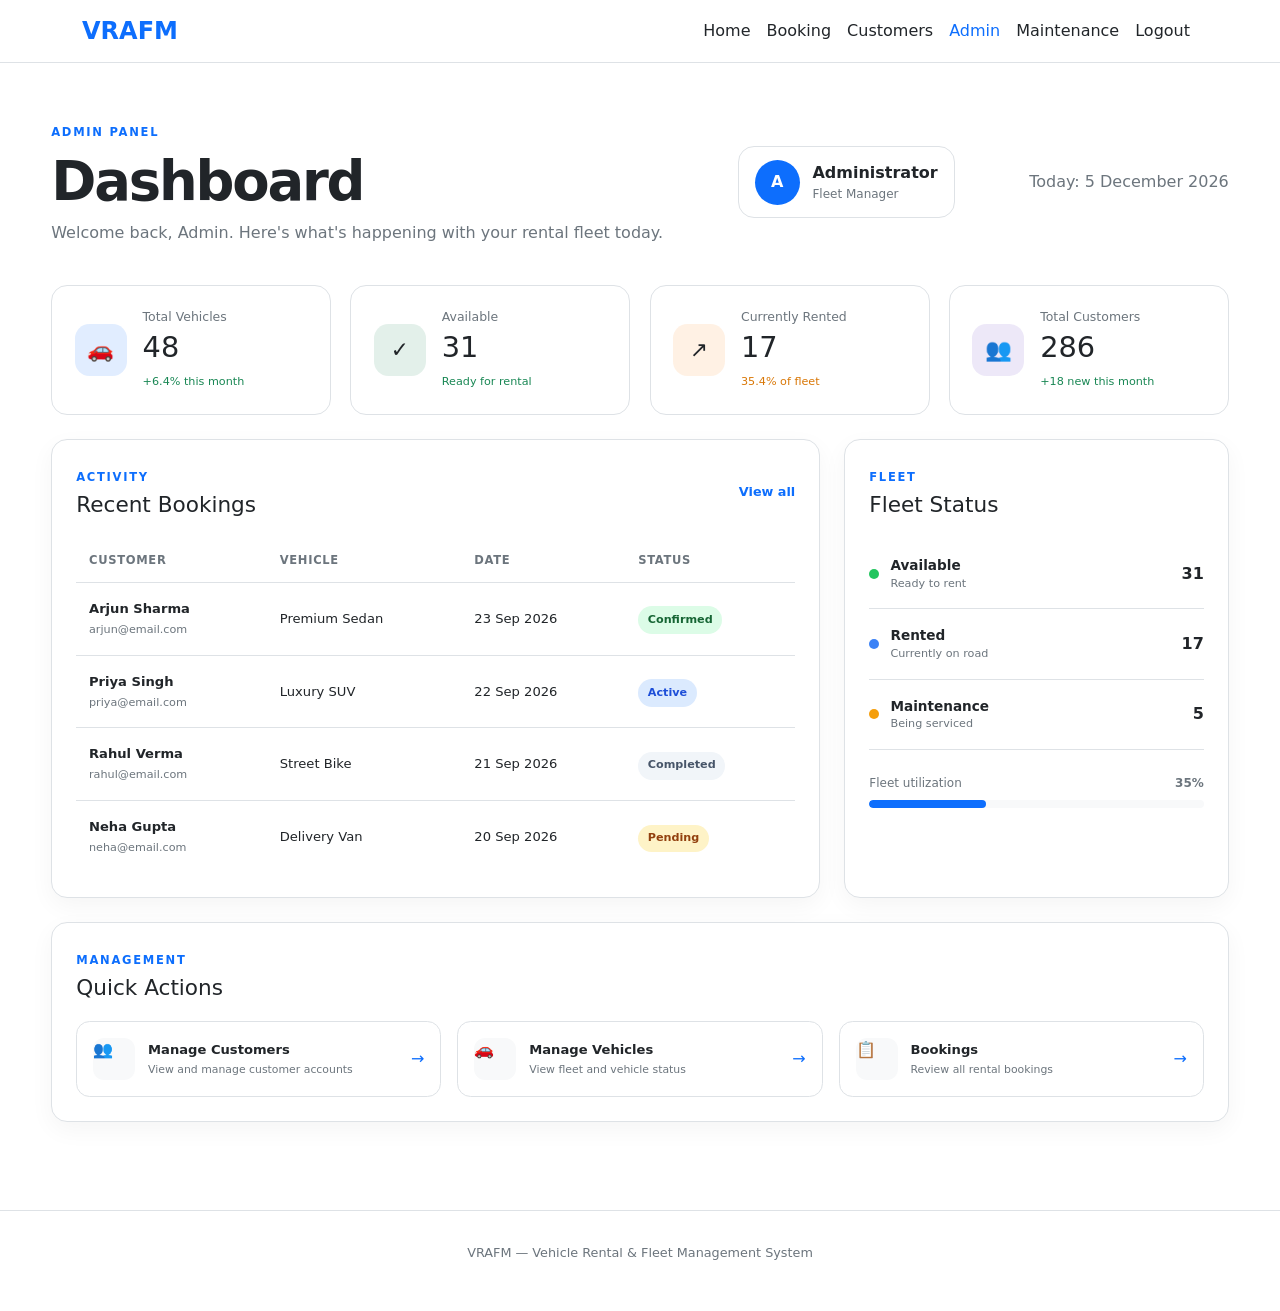
<file: html/admin.html>
<!DOCTYPE html>
<html lang="en">
<head>
    <meta charset="UTF-8">
    <meta name="viewport" content="width=device-width, initial-scale=1.0">

    <title>Admin Dashboard | VRAFM</title>

    <link
        href="https://cdn.jsdelivr.net/npm/bootstrap@5.3.2/dist/css/bootstrap.min.css"
        rel="stylesheet">

    <link rel="stylesheet" href="../css/variables.css">
    <link rel="stylesheet" href="../css/navbar.css">
    <link rel="stylesheet" href="../css/admin.css">
</head>

<body>

    <!-- NAVBAR -->
   
<!-- GLOBAL NAVBAR -->
    <nav class="navbar navbar-expand-lg navbar-custom sticky-top">
        <div class="container">

            <a class="navbar-brand" href="index.html">
                VRAFM
            </a>

            <button
                class="navbar-toggler"
                type="button"
                data-bs-toggle="collapse"
                data-bs-target="#mainNavbar"
                aria-controls="mainNavbar"
                aria-expanded="false"
                aria-label="Toggle navigation">

                <span class="navbar-toggler-icon"></span>
            </button>

            <div class="collapse navbar-collapse" id="mainNavbar">

                <ul class="navbar-nav ms-auto align-items-lg-center">

                    <li class="nav-item">
                        <a class="nav-link" href="index.html">Home</a>
                    </li>

                    <li class="nav-item">
                        <a class="nav-link" href="vehicle-booking.html">Booking</a>
                    </li>

                    <li class="nav-item">
                        <a class="nav-link" href="customers.html">Customers</a>
                    </li>

                    <li class="nav-item">
                        <a class="nav-link active" href="admin.html">Admin</a>
                    </li>

                    <li class="nav-item">
                        <a class="nav-link" href="maintenance.html">Maintenance</a>
                    </li>

                    <li class="nav-item">
                        <a class="nav-link text-danger" href="login.html">Logout</a>
                    </li>

                </ul>

            </div>
        </div>
    </nav>



    <!-- DASHBOARD HEADER -->
    <main class="admin-container">

        <section class="dashboard-header">

            <div>
                <span class="dashboard-label">
                    ADMIN PANEL
                </span>

                <h1>
                    Dashboard
                </h1>

                <p>
                    Welcome back, Admin. Here's what's happening
                    with your rental fleet today.
                </p>
            </div>

            <div class="admin-profile">
                <div class="profile-avatar">
                    A
                </div>

                <div>
                    <strong>Administrator</strong>
                    <span>Fleet Manager</span>
                </div>
            </div>

        </section>


        <!-- STAT CARDS -->
        <section class="stats-grid">

            <div class="stat-card">

                <div class="stat-icon blue">
                    🚗
                </div>

                <div>
                    <span>Total Vehicles</span>
                    <h2>48</h2>
                    <small class="positive">
                        +6.4% this month
                    </small>
                </div>

            </div>


            <div class="stat-card">

                <div class="stat-icon green">
                    ✓
                </div>

                <div>
                    <span>Available</span>
                    <h2>31</h2>
                    <small class="positive">
                        Ready for rental
                    </small>
                </div>

            </div>


            <div class="stat-card">

                <div class="stat-icon orange">
                    ↗
                </div>

                <div>
                    <span>Currently Rented</span>
                    <h2>17</h2>
                    <small class="warning">
                        35.4% of fleet
                    </small>
                </div>

            </div>


            <div class="stat-card">

                <div class="stat-icon purple">
                    👥
                </div>

                <div>
                    <span>Total Customers</span>
                    <h2>286</h2>
                    <small class="positive">
                        +18 new this month
                    </small>
                </div>

            </div>

        </section>


        <!-- MAIN DASHBOARD GRID -->
        <section class="dashboard-grid">

            <!-- RECENT BOOKINGS -->
            <div class="dashboard-card bookings-card">

                <div class="card-heading">

                    <div>
                        <span class="card-label">
                            ACTIVITY
                        </span>

                        <h2>
                            Recent Bookings
                        </h2>
                    </div>

                    <a href="customers.html">
                        View all
                    </a>

                </div>


                <div class="table-responsive">

                    <table class="admin-table">

                        <thead>
                            <tr>
                                <th>Customer</th>
                                <th>Vehicle</th>
                                <th>Date</th>
                                <th>Status</th>
                            </tr>
                        </thead>

                        <tbody>

                            <tr>
                                <td>
                                    <strong>Arjun Sharma</strong>
                                    <span>arjun@email.com</span>
                                </td>

                                <td>Premium Sedan</td>

                                <td>23 Sep 2026</td>

                                <td>
                                    <span class="status confirmed">
                                        Confirmed
                                    </span>
                                </td>
                            </tr>


                            <tr>
                                <td>
                                    <strong>Priya Singh</strong>
                                    <span>priya@email.com</span>
                                </td>

                                <td>Luxury SUV</td>

                                <td>22 Sep 2026</td>

                                <td>
                                    <span class="status active">
                                        Active
                                    </span>
                                </td>
                            </tr>


                            <tr>
                                <td>
                                    <strong>Rahul Verma</strong>
                                    <span>rahul@email.com</span>
                                </td>

                                <td>Street Bike</td>

                                <td>21 Sep 2026</td>

                                <td>
                                    <span class="status completed">
                                        Completed
                                    </span>
                                </td>
                            </tr>


                            <tr>
                                <td>
                                    <strong>Neha Gupta</strong>
                                    <span>neha@email.com</span>
                                </td>

                                <td>Delivery Van</td>

                                <td>20 Sep 2026</td>

                                <td>
                                    <span class="status pending">
                                        Pending
                                    </span>
                                </td>
                            </tr>

                        </tbody>

                    </table>

                </div>

            </div>


            <!-- FLEET STATUS -->
            <div class="dashboard-card">

                <div class="card-heading">

                    <div>
                        <span class="card-label">
                            FLEET
                        </span>

                        <h2>
                            Fleet Status
                        </h2>
                    </div>

                </div>


                <div class="fleet-item">

                    <div class="fleet-info">
                        <span class="fleet-dot available"></span>

                        <div>
                            <strong>Available</strong>
                            <span>Ready to rent</span>
                        </div>
                    </div>

                    <strong>31</strong>

                </div>


                <div class="fleet-item">

                    <div class="fleet-info">
                        <span class="fleet-dot rented"></span>

                        <div>
                            <strong>Rented</strong>
                            <span>Currently on road</span>
                        </div>
                    </div>

                    <strong>17</strong>

                </div>


                <div class="fleet-item">

                    <div class="fleet-info">
                        <span class="fleet-dot maintenance"></span>

                        <div>
                            <strong>Maintenance</strong>
                            <span>Being serviced</span>
                        </div>
                    </div>

                    <strong>5</strong>

                </div>


                <div class="fleet-progress">

                    <div class="progress-heading">
                        <span>Fleet utilization</span>
                        <strong>35%</strong>
                    </div>

                    <div class="progress-bar-custom">
                        <div></div>
                    </div>

                </div>

            </div>

        </section>


        <!-- QUICK ACTIONS -->
        <section class="dashboard-card quick-actions">

            <div class="card-heading">

                <div>
                    <span class="card-label">
                        MANAGEMENT
                    </span>

                    <h2>
                        Quick Actions
                    </h2>
                </div>

            </div>


            <div class="actions-grid">

                <a href="customers.html" class="action-card">

                    <span class="action-icon">
                        👥
                    </span>

                    <div>
                        <strong>Manage Customers</strong>
                        <span>View and manage customer accounts</span>
                    </div>

                    <span class="arrow">→</span>

                </a>


                <a href="#" class="action-card">

                    <span class="action-icon">
                        🚗
                    </span>

                    <div>
                        <strong>Manage Vehicles</strong>
                        <span>View fleet and vehicle status</span>
                    </div>

                    <span class="arrow">→</span>

                </a>


                <a href="#" class="action-card">

                    <span class="action-icon">
                        📋
                    </span>

                    <div>
                        <strong>Bookings</strong>
                        <span>Review all rental bookings</span>
                    </div>

                    <span class="arrow">→</span>

                </a>

            </div>

        </section>

    </main>


    <footer class="admin-footer">
        <p>
            VRAFM — Vehicle Rental & Fleet Management System
        </p>
    </footer>
    <script src="https://cdn.jsdelivr.net/npm/bootstrap@5.3.2/dist/js/bootstrap.bundle.min.js"></script>
 <script src="../js/admin.js"></script>
</body>
</html>
</file>
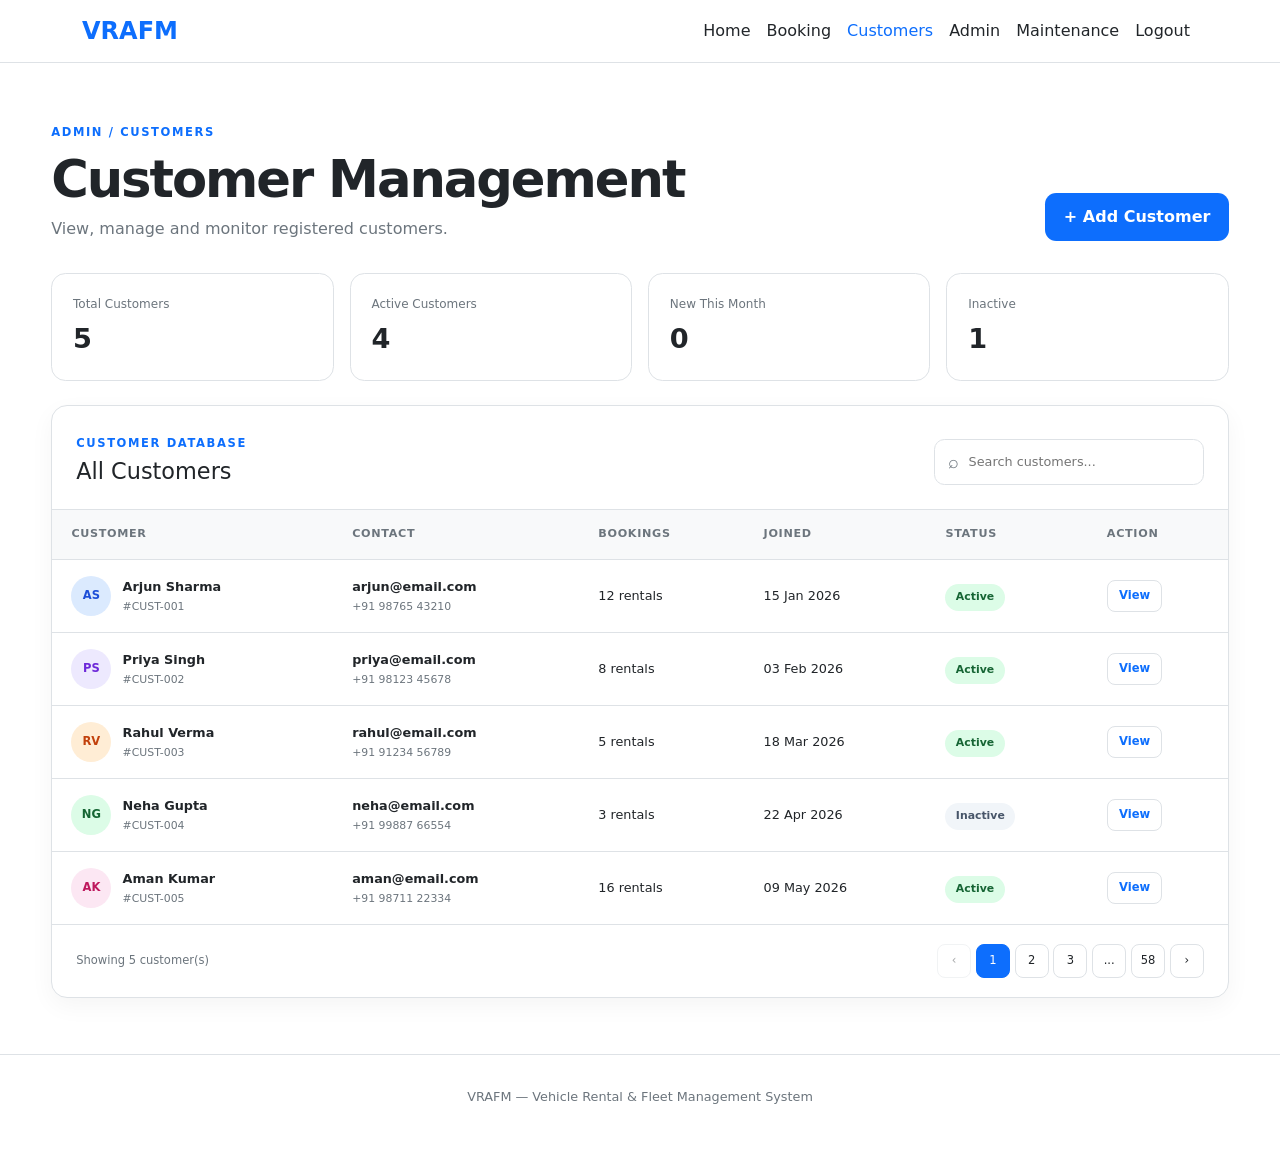
<file: html/customers.html>
<!DOCTYPE html>
<html lang="en">

<head>

    <meta charset="UTF-8">
    <meta name="viewport" content="width=device-width, initial-scale=1.0">

    <title>Customers | VRAFM</title>

    <link
        href="https://cdn.jsdelivr.net/npm/bootstrap@5.3.2/dist/css/bootstrap.min.css"
        rel="stylesheet">

    <link rel="stylesheet" href="../css/variables.css">
    <link rel="stylesheet" href="../css/navbar.css">
    <link rel="stylesheet" href="../css/customers.css">

</head>


<body>

    <!-- NAVBAR -->

    
<!-- GLOBAL NAVBAR -->
    <nav class="navbar navbar-expand-lg navbar-custom sticky-top">
        <div class="container">

            <a class="navbar-brand" href="index.html">
                VRAFM
            </a>

            <button
                class="navbar-toggler"
                type="button"
                data-bs-toggle="collapse"
                data-bs-target="#mainNavbar"
                aria-controls="mainNavbar"
                aria-expanded="false"
                aria-label="Toggle navigation">

                <span class="navbar-toggler-icon"></span>
            </button>

            <div class="collapse navbar-collapse" id="mainNavbar">

                <ul class="navbar-nav ms-auto align-items-lg-center">

                    <li class="nav-item">
                        <a class="nav-link" href="index.html">Home</a>
                    </li>

                    <li class="nav-item">
                        <a class="nav-link" href="vehicle-booking.html">Booking</a>
                    </li>

                    <li class="nav-item">
                        <a class="nav-link active" href="customers.html">Customers</a>
                    </li>

                    <li class="nav-item">
                        <a class="nav-link" href="admin.html">Admin</a>
                    </li>

                    <li class="nav-item">
                        <a class="nav-link" href="maintenance.html">Maintenance</a>
                    </li>

                    <li class="nav-item">
                        <a class="nav-link text-danger" href="login.html">Logout</a>
                    </li>

                </ul>

            </div>
        </div>
    </nav>



    <!-- MAIN -->

    <main class="customers-container">


        <!-- HEADER -->

        <section class="customers-header">

            <div>

                <span class="page-label">
                    ADMIN / CUSTOMERS
                </span>

                <h1>
                    Customer Management
                </h1>

                <p>
                    View, manage and monitor registered customers.
                </p>

            </div>


            <button class="add-customer-btn">
                + Add Customer
            </button>

        </section>


        <!-- SUMMARY -->

        <section class="customer-summary">

            <div>
                <span>Total Customers</span>
                <strong>286</strong>
            </div>

            <div>
                <span>Active Customers</span>
                <strong>251</strong>
            </div>

            <div>
                <span>New This Month</span>
                <strong>18</strong>
            </div>

            <div>
                <span>Inactive</span>
                <strong>35</strong>
            </div>

        </section>


        <!-- CUSTOMER TABLE -->

        <section class="customer-panel">


            <div class="customer-toolbar">

                <div>

                    <span class="panel-label">
                        CUSTOMER DATABASE
                    </span>

                    <h2>
                        All Customers
                    </h2>

                </div>


                <div class="search-box">

                    <span>⌕</span>

                    <input
                        type="search"
                        placeholder="Search customers...">

                </div>

            </div>


            <div class="table-wrapper">

                <table class="customers-table">

                    <thead>

                        <tr>

                            <th>Customer</th>

                            <th>Contact</th>

                            <th>Bookings</th>

                            <th>Joined</th>

                            <th>Status</th>

                            <th>Action</th>

                        </tr>

                    </thead>


                    <tbody>


                        <tr>

                            <td>

                                <div class="customer-name">

                                    <div class="customer-avatar avatar-blue">
                                        AS
                                    </div>

                                    <div>
                                        <strong>
                                            Arjun Sharma
                                        </strong>

                                        <span>
                                            #CUST-001
                                        </span>
                                    </div>

                                </div>

                            </td>


                            <td>

                                <strong>
                                    arjun@email.com
                                </strong>

                                <span>
                                    +91 98765 43210
                                </span>

                            </td>


                            <td>
                                12 rentals
                            </td>


                            <td>
                                15 Jan 2026
                            </td>


                            <td>
                                <span class="customer-status active">
                                    Active
                                </span>
                            </td>


                            <td>
                                <button class="view-btn">
                                    View
                                </button>
                            </td>

                        </tr>


                        <tr>

                            <td>

                                <div class="customer-name">

                                    <div class="customer-avatar avatar-purple">
                                        PS
                                    </div>

                                    <div>
                                        <strong>
                                            Priya Singh
                                        </strong>

                                        <span>
                                            #CUST-002
                                        </span>
                                    </div>

                                </div>

                            </td>


                            <td>

                                <strong>
                                    priya@email.com
                                </strong>

                                <span>
                                    +91 98123 45678
                                </span>

                            </td>


                            <td>
                                8 rentals
                            </td>


                            <td>
                                03 Feb 2026
                            </td>


                            <td>
                                <span class="customer-status active">
                                    Active
                                </span>
                            </td>


                            <td>
                                <button class="view-btn">
                                    View
                                </button>
                            </td>

                        </tr>


                        <tr>

                            <td>

                                <div class="customer-name">

                                    <div class="customer-avatar avatar-orange">
                                        RV
                                    </div>

                                    <div>
                                        <strong>
                                            Rahul Verma
                                        </strong>

                                        <span>
                                            #CUST-003
                                        </span>
                                    </div>

                                </div>

                            </td>


                            <td>

                                <strong>
                                    rahul@email.com
                                </strong>

                                <span>
                                    +91 91234 56789
                                </span>

                            </td>


                            <td>
                                5 rentals
                            </td>


                            <td>
                                18 Mar 2026
                            </td>


                            <td>
                                <span class="customer-status active">
                                    Active
                                </span>
                            </td>


                            <td>
                                <button class="view-btn">
                                    View
                                </button>
                            </td>

                        </tr>


                        <tr>

                            <td>

                                <div class="customer-name">

                                    <div class="customer-avatar avatar-green">
                                        NG
                                    </div>

                                    <div>
                                        <strong>
                                            Neha Gupta
                                        </strong>

                                        <span>
                                            #CUST-004
                                        </span>
                                    </div>

                                </div>

                            </td>


                            <td>

                                <strong>
                                    neha@email.com
                                </strong>

                                <span>
                                    +91 99887 66554
                                </span>

                            </td>


                            <td>
                                3 rentals
                            </td>


                            <td>
                                22 Apr 2026
                            </td>


                            <td>
                                <span class="customer-status inactive">
                                    Inactive
                                </span>
                            </td>


                            <td>
                                <button class="view-btn">
                                    View
                                </button>
                            </td>

                        </tr>


                        <tr>

                            <td>

                                <div class="customer-name">

                                    <div class="customer-avatar avatar-pink">
                                        AK
                                    </div>

                                    <div>
                                        <strong>
                                            Aman Kumar
                                        </strong>

                                        <span>
                                            #CUST-005
                                        </span>
                                    </div>

                                </div>

                            </td>


                            <td>

                                <strong>
                                    aman@email.com
                                </strong>

                                <span>
                                    +91 98711 22334
                                </span>

                            </td>


                            <td>
                                16 rentals
                            </td>


                            <td>
                                09 May 2026
                            </td>


                            <td>
                                <span class="customer-status active">
                                    Active
                                </span>
                            </td>


                            <td>
                                <button class="view-btn">
                                    View
                                </button>
                            </td>

                        </tr>


                    </tbody>

                </table>

            </div>


            <!-- PAGINATION -->

            <div class="customer-pagination">

                <span>
                    Showing 1–5 of 286 customers
                </span>

                <div>

                    <button disabled>
                        ‹
                    </button>

                    <button class="current">
                        1
                    </button>

                    <button>
                        2
                    </button>

                    <button>
                        3
                    </button>

                    <button>
                        ...
                    </button>

                    <button>
                        58
                    </button>

                    <button>
                        ›
                    </button>

                </div>

            </div>

        </section>

    </main>


    <footer class="customers-footer">

        <p>
            VRAFM — Vehicle Rental & Fleet Management System
        </p>

    </footer>
    <script src="https://cdn.jsdelivr.net/npm/bootstrap@5.3.2/dist/js/bootstrap.bundle.min.js"></script>
<script src="../js/customers.js"></script>

</body>

</html>
</file>
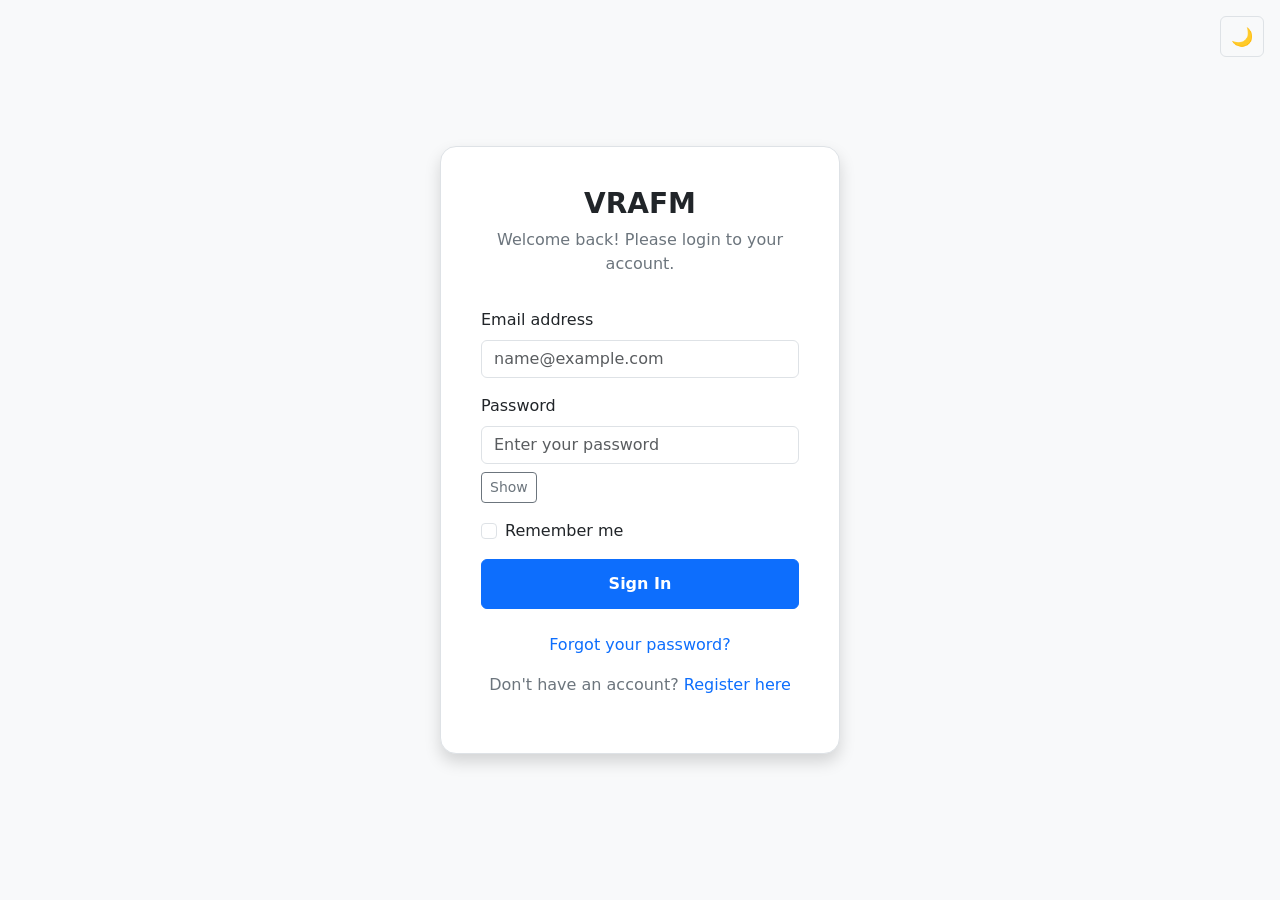
<file: html/login.html>
<!DOCTYPE html>
<html lang="en">

<head>

    <meta charset="UTF-8">
    <meta name="viewport" content="width=device-width, initial-scale=1.0">

    <title>Login - VRAFM System</title>


    <!-- Bootstrap CSS -->
    <link
        href="https://cdn.jsdelivr.net/npm/bootstrap@5.3.2/dist/css/bootstrap.min.css"
        rel="stylesheet">


    <!-- Custom CSS -->
    <link rel="stylesheet" href="../css/variables.css">
    <link rel="stylesheet" href="../css/navbar.css">
    <link rel="stylesheet" href="../css/login.css">

</head>


<body>

    <!-- Hidden Checkbox for CSS-Only Theme Toggle -->
    <input
        type="checkbox"
        id="theme-toggle">


    <!-- ================= LOGIN CONTAINER ================= -->

    <div class="login-container">


        <!-- Theme Toggle -->
        <div class="theme-toggle-wrapper">

            <label
                for="theme-toggle"
                class="theme-toggle-label"
                title="Toggle Light/Dark Mode">
            </label>

        </div>


        <!-- ================= LOGIN CARD ================= -->

        <div class="login-card">


            <!-- Login Header -->
            <div class="login-header">

                <h1>
                    VRAFM
                </h1>

                <p>
                    Welcome back! Please login to your account.
                </p>

            </div>


            <!-- ================= LOGIN FORM ================= -->

            <form
                action="index.html"
                method="GET">


                <!-- Email -->
                <div class="mb-3">

                    <label
                        for="email"
                        class="form-label form-label-custom">

                        Email address

                    </label>


                    <input
                        type="email"
                        class="form-control form-control-custom"
                        id="email"
                        name="email"
                        placeholder="name@example.com"
                        required>

                </div>


                <!-- Password -->
                <div class="mb-3">

                    <label
                        for="password"
                        class="form-label form-label-custom">

                        Password

                    </label>


                    <input
                        type="password"
                        class="form-control form-control-custom"
                        id="password"
                        name="password"
                        placeholder="Enter your password"
                        required>

                </div>


                <!-- Remember Me -->
                <div class="mb-3 form-check">

                    <input
                        type="checkbox"
                        class="form-check-input"
                        id="rememberMe"
                        name="rememberMe">


                    <label
                        class="form-check-label form-label-custom"
                        for="rememberMe">

                        Remember me

                    </label>

                </div>


                <!-- Login Button -->
                <button
                    type="submit"
                    class="btn btn-primary btn-primary-custom">

                    Sign In

                </button>

            </form>


            <!-- ================= LOGIN FOOTER ================= -->

            <div class="login-footer">

                <p>

                    <a href="#">
                        Forgot your password?
                    </a>

                </p>


                <p>

                    Don't have an account?

                    <a href="register.html">
                        Register here
                    </a>

                </p>

            </div>

        </div>

    </div>
     <script src="../js/login.js"></script>
</body>

</html>
</file>
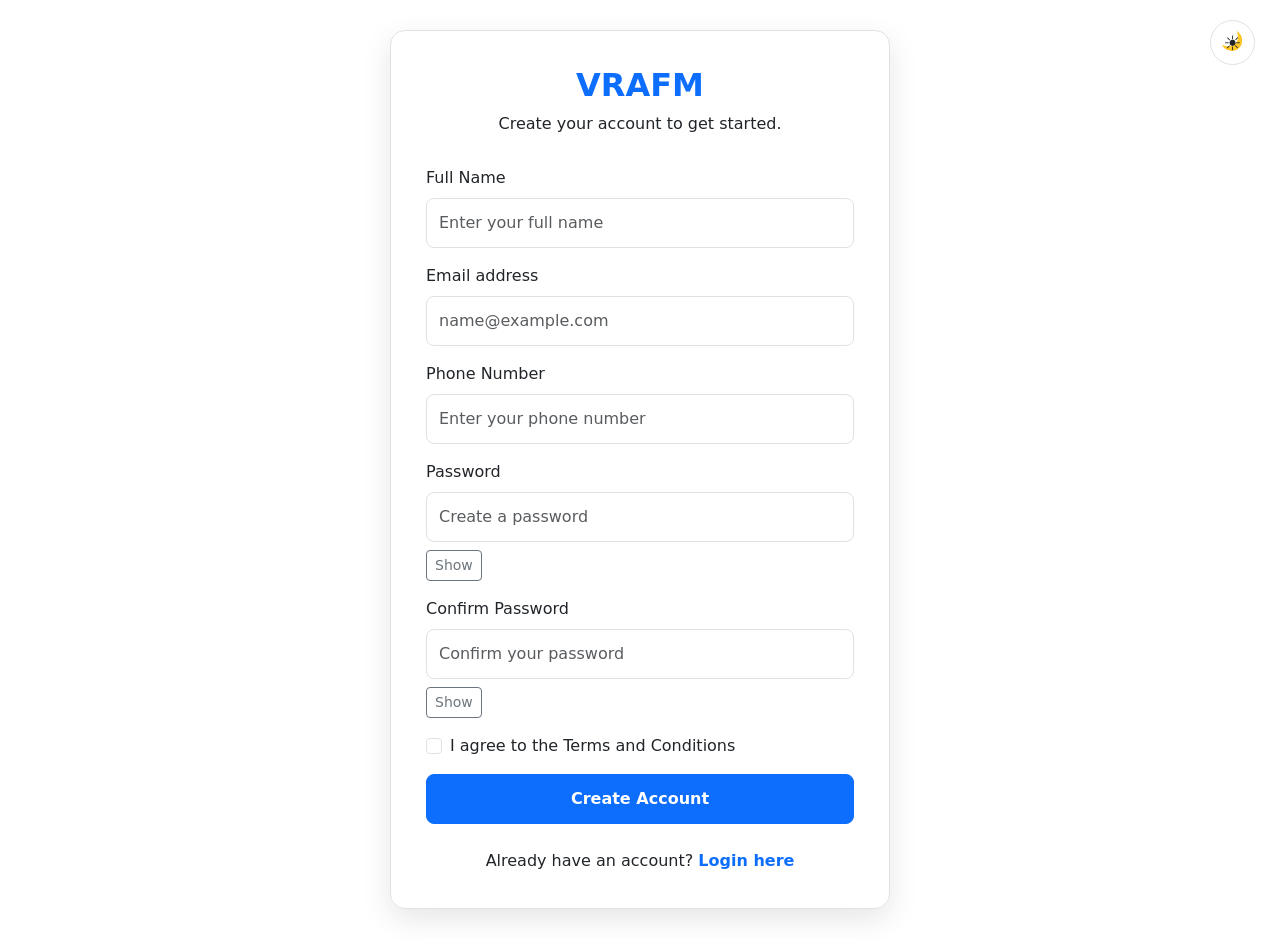
<file: html/register.html>
<!DOCTYPE html>
<html lang="en">

<head>

    <meta charset="UTF-8">
    <meta name="viewport" content="width=device-width, initial-scale=1.0">

    <title>Register - VRAFM System</title>


    <!-- Bootstrap CSS -->
    <link
        href="https://cdn.jsdelivr.net/npm/bootstrap@5.3.2/dist/css/bootstrap.min.css"
        rel="stylesheet">


    <!-- Custom CSS -->
    <link rel="stylesheet" href="../css/variables.css">
    <link rel="stylesheet" href="../css/navbar.css">
    <link rel="stylesheet" href="../css/register.css">

</head>


<body>

    <!-- Hidden Checkbox for CSS-Only Theme Toggle -->
    <input
        type="checkbox"
        id="theme-toggle">


    <!-- ================= REGISTER CONTAINER ================= -->

    <div class="register-container">


        <!-- Theme Toggle -->
        <div class="theme-toggle-wrapper">

            <label
                for="theme-toggle"
                class="theme-toggle-label"
                title="Toggle Light/Dark Mode">
            </label>

        </div>


        <!-- ================= REGISTER CARD ================= -->

        <div class="register-card">


            <!-- Register Header -->
            <div class="register-header">

                <h1>
                    VRAFM
                </h1>

                <p>
                    Create your account to get started.
                </p>

            </div>


            <!-- ================= REGISTER FORM ================= -->

            <form
                action="index.html"
                method="GET">


                <!-- Full Name -->
                <div class="mb-3">

                    <label
                        for="fullName"
                        class="form-label form-label-custom">

                        Full Name

                    </label>


                    <input
                        type="text"
                        class="form-control form-control-custom"
                        id="fullName"
                        name="fullName"
                        placeholder="Enter your full name"
                        required>

                </div>


                <!-- Email -->
                <div class="mb-3">

                    <label
                        for="email"
                        class="form-label form-label-custom">

                        Email address

                    </label>


                    <input
                        type="email"
                        class="form-control form-control-custom"
                        id="email"
                        name="email"
                        placeholder="name@example.com"
                        required>

                </div>


                <!-- Phone Number -->
                <div class="mb-3">

                    <label
                        for="phone"
                        class="form-label form-label-custom">

                        Phone Number

                    </label>


                    <input
                        type="tel"
                        class="form-control form-control-custom"
                        id="phone"
                        name="phone"
                        placeholder="Enter your phone number"
                        required>

                </div>


                <!-- Password -->
                <div class="mb-3">

                    <label
                        for="password"
                        class="form-label form-label-custom">

                        Password

                    </label>


                    <input
                        type="password"
                        class="form-control form-control-custom"
                        id="password"
                        name="password"
                        placeholder="Create a password"
                        required>

                </div>


                <!-- Confirm Password -->
                <div class="mb-3">

                    <label
                        for="confirmPassword"
                        class="form-label form-label-custom">

                        Confirm Password

                    </label>


                    <input
                        type="password"
                        class="form-control form-control-custom"
                        id="confirmPassword"
                        name="confirmPassword"
                        placeholder="Confirm your password"
                        required>

                </div>


                <!-- Terms & Conditions -->
                <div class="mb-3 form-check">

                    <input
                        type="checkbox"
                        class="form-check-input"
                        id="terms"
                        name="terms"
                        required>


                    <label
                        class="form-check-label form-label-custom"
                        for="terms">

                        I agree to the Terms and Conditions

                    </label>

                </div>


                <!-- Register Button -->
                <button
                    type="submit"
                    class="btn btn-primary btn-primary-custom">

                    Create Account

                </button>

            </form>


            <!-- ================= REGISTER FOOTER ================= -->

            <div class="register-footer">

                <p>

                    Already have an account?

                    <a href="login.html">
                        Login here
                    </a>

                </p>

            </div>

        </div>

    </div>
    <script src="../js/register.js"></script>
</body>

</html>
</file>
<file: css/variables.css>
:root {
  /* Light Theme Variables (Default) */
  --bg-primary: #ffffff;
  --bg-secondary: #f8f9fa;
  --text-primary: #212529;
  --text-secondary: #6c757d;
  --card-bg: #ffffff;
  --border-color: #dee2e6;
  --primary-color: #0d6efd;
  --primary-hover: #0b5ed7;
  --nav-bg: #ffffff;
}

/* Dark Theme Variables */
/* When the hidden checkbox is checked, we apply these variables to the body */
body:has(#theme-toggle:checked) {
  --bg-primary: #212529;
  --bg-secondary: #343a40;
  --text-primary: #f8f9fa;
  --text-secondary: #adb5bd;
  --card-bg: #2b3035;
  --border-color: #495057;
  --primary-color: #3d8bfd;
  --primary-hover: #6ea8fe;
  --nav-bg: #212529;
}

/* Base styles using variables */
body {
  background-color: var(--bg-primary);
  color: var(--text-primary);
  transition: background-color 0.3s, color 0.3s;
}

.card {
  background-color: var(--card-bg);
  border-color: var(--border-color);
}

.text-muted-custom {
  color: var(--text-secondary) !important;
}

/* Navbar */
.navbar-custom {
  background-color: var(--nav-bg);
  border-bottom: 1px solid var(--border-color);
}

/* Theme Toggle Button Label Styles */
.theme-toggle-label {
  cursor: pointer;
  padding: 0.5rem 1rem;
  border-radius: 0.25rem;
  background-color: var(--bg-secondary);
  color: var(--text-primary);
  border: 1px solid var(--border-color);
  user-select: none;
}

.theme-toggle-label:hover {
  background-color: var(--border-color);
}

/* Hide the actual checkbox */
#theme-toggle {
  display: none;
}
</file>
<file: css/navbar.css>
/* =========================================
   VRAFM GLOBAL NAVBAR
   ========================================= */

.navbar-custom {
    background-color: var(--nav-bg);

    border-bottom: 1px solid var(--border-color);

    transition:
        background-color 0.3s ease,
        border-color 0.3s ease;
}


/* Logo */

.navbar-brand {
    color: var(--primary-color) !important;

    font-size: 1.5rem;

    font-weight: 700;
}


/* Navigation */

.nav-link {
    color: var(--text-primary) !important;

    font-weight: 500;

    transition: color 0.2s ease;
}


.nav-link:hover,
.nav-link.active {
    color: var(--primary-color) !important;
}


/* =========================================
   THEME TOGGLE
   ========================================= */

#theme-toggle {
    display: none;
}


.theme-toggle-label {
    cursor: pointer;

    display: inline-block;

    padding: 6px 10px;

    margin-left: 8px;

    border: 1px solid var(--border-color);

    border-radius: 6px;

    background-color: var(--bg-secondary);

    font-size: 18px;
}


/* Light mode = moon */

.theme-toggle-label::after {
    content: "🌙";
}


/* Dark mode = sun */

body:has(#theme-toggle:checked)
.theme-toggle-label::after {
    content: "☀️";
}
</file>
<file: css/admin.css>
/* =========================================
   VRAFM ADMIN DASHBOARD
   Riya - Admin & Customer Management
   ========================================= */

.admin-container {
    width: min(1400px, 92%);
    margin: auto;
    padding: 3.5rem 0;
}


/* HEADER */

.dashboard-header {
    display: flex;
    justify-content: space-between;
    align-items: center;
    gap: 2rem;
    margin-bottom: 2.5rem;
}

.dashboard-label,
.card-label {
    color: var(--primary-color);
    font-size: 0.72rem;
    font-weight: 800;
    letter-spacing: 0.15em;
}

.dashboard-header h1 {
    margin: 0.4rem 0;
    font-size: clamp(2.2rem, 5vw, 3.4rem);
    font-weight: 800;
    letter-spacing: -0.04em;
    color: var(--text-primary);
}

.dashboard-header p {
    margin: 0;
    color: var(--text-secondary);
    max-width: 650px;
}


.admin-profile {
    display: flex;
    align-items: center;
    gap: 0.8rem;
    padding: 0.8rem 1rem;
    border: 1px solid var(--border-color);
    border-radius: 1rem;
    background: var(--card-bg);
}

.profile-avatar {
    width: 45px;
    height: 45px;
    display: grid;
    place-items: center;
    border-radius: 50%;
    background: var(--primary-color);
    color: white;
    font-weight: 800;
}

.admin-profile strong,
.admin-profile span {
    display: block;
}

.admin-profile strong {
    color: var(--text-primary);
}

.admin-profile span {
    color: var(--text-secondary);
    font-size: 0.75rem;
}


/* STAT CARDS */

.stats-grid {
    display: grid;
    grid-template-columns: repeat(4, 1fr);
    gap: 1.2rem;
    margin-bottom: 1.5rem;
}

.stat-card {
    display: flex;
    align-items: center;
    gap: 1rem;
    padding: 1.4rem;
    background: var(--card-bg);
    border: 1px solid var(--border-color);
    border-radius: 1rem;
    transition: 0.25s ease;
}

.stat-card:hover {
    transform: translateY(-4px);
    box-shadow: 0 15px 35px rgba(0, 0, 0, 0.08);
}

.stat-icon {
    width: 52px;
    height: 52px;
    display: grid;
    place-items: center;
    border-radius: 0.9rem;
    font-size: 1.35rem;
}

.stat-icon.blue {
    background: rgba(13, 110, 253, 0.12);
}

.stat-icon.green {
    background: rgba(25, 135, 84, 0.12);
}

.stat-icon.orange {
    background: rgba(255, 159, 67, 0.14);
}

.stat-icon.purple {
    background: rgba(111, 66, 193, 0.12);
}

.stat-card span {
    display: block;
    color: var(--text-secondary);
    font-size: 0.78rem;
}

.stat-card h2 {
    margin: 0.2rem 0;
    color: var(--text-primary);
    font-size: 1.8rem;
}

.stat-card small {
    font-size: 0.7rem;
}

.positive {
    color: #198754;
}

.warning {
    color: #d97706;
}


/* DASHBOARD CARDS */

.dashboard-grid {
    display: grid;
    grid-template-columns: 2fr 1fr;
    gap: 1.5rem;
    margin-bottom: 1.5rem;
}

.dashboard-card {
    background: var(--card-bg);
    border: 1px solid var(--border-color);
    border-radius: 1rem;
    padding: 1.5rem;
    box-shadow: 0 8px 25px rgba(0, 0, 0, 0.045);
}

.card-heading {
    display: flex;
    align-items: center;
    justify-content: space-between;
    gap: 1rem;
    margin-bottom: 1.3rem;
}

.card-heading h2 {
    margin: 0.25rem 0 0;
    color: var(--text-primary);
    font-size: 1.35rem;
}

.card-heading a {
    color: var(--primary-color);
    font-size: 0.8rem;
    font-weight: 700;
    text-decoration: none;
}


/* TABLE */

.admin-table {
    width: 100%;
    border-collapse: collapse;
}

.admin-table th {
    padding: 0.8rem;
    text-align: left;
    border-bottom: 1px solid var(--border-color);
    color: var(--text-secondary);
    font-size: 0.72rem;
    text-transform: uppercase;
    letter-spacing: 0.06em;
}

.admin-table td {
    padding: 1rem 0.8rem;
    border-bottom: 1px solid var(--border-color);
    color: var(--text-primary);
    font-size: 0.82rem;
}

.admin-table tr:last-child td {
    border-bottom: none;
}

.admin-table td strong,
.admin-table td span {
    display: block;
}

.admin-table td span {
    margin-top: 0.2rem;
    color: var(--text-secondary);
    font-size: 0.7rem;
}


/* STATUS BADGES */

.status {
    width: max-content;
    padding: 0.35rem 0.6rem !important;
    border-radius: 999px;
    font-weight: 700;
}

.status.confirmed {
    background: #dcfce7;
    color: #166534 !important;
}

.status.active {
    background: #dbeafe;
    color: #1d4ed8 !important;
}

.status.completed {
    background: #f1f5f9;
    color: #475569 !important;
}

.status.pending {
    background: #fef3c7;
    color: #92400e !important;
}


/* FLEET */

.fleet-item {
    display: flex;
    justify-content: space-between;
    align-items: center;
    padding: 1rem 0;
    border-bottom: 1px solid var(--border-color);
}

.fleet-info {
    display: flex;
    align-items: center;
    gap: 0.7rem;
}

.fleet-info strong,
.fleet-info span {
    display: block;
}

.fleet-info strong {
    color: var(--text-primary);
    font-size: 0.85rem;
}

.fleet-info span {
    color: var(--text-secondary);
    font-size: 0.7rem;
}

.fleet-item > strong {
    color: var(--text-primary);
}

.fleet-dot {
    width: 10px;
    height: 10px;
    border-radius: 50%;
}

.fleet-dot.available {
    background: #22c55e;
}

.fleet-dot.rented {
    background: #3b82f6;
}

.fleet-dot.maintenance {
    background: #f59e0b;
}

.fleet-progress {
    margin-top: 1.5rem;
}

.progress-heading {
    display: flex;
    justify-content: space-between;
    margin-bottom: 0.5rem;
    color: var(--text-secondary);
    font-size: 0.75rem;
}

.progress-bar-custom {
    height: 8px;
    overflow: hidden;
    border-radius: 999px;
    background: var(--bg-secondary);
}

.progress-bar-custom div {
    width: 35%;
    height: 100%;
    border-radius: inherit;
    background: var(--primary-color);
}


/* QUICK ACTIONS */

.quick-actions {
    margin-bottom: 2rem;
}

.actions-grid {
    display: grid;
    grid-template-columns: repeat(3, 1fr);
    gap: 1rem;
}

.action-card {
    display: flex;
    align-items: center;
    gap: 0.8rem;
    padding: 1rem;
    border: 1px solid var(--border-color);
    border-radius: 0.85rem;
    color: inherit;
    text-decoration: none;
    transition: 0.2s ease;
}

.action-card:hover {
    border-color: var(--primary-color);
    transform: translateY(-3px);
}

.action-icon {
    width: 42px;
    height: 42px;
    display: grid;
    place-items: center;
    flex-shrink: 0;
    border-radius: 0.7rem;
    background: var(--bg-secondary);
}

.action-card strong,
.action-card span {
    display: block;
}

.action-card strong {
    color: var(--text-primary);
    font-size: 0.82rem;
}

.action-card div span {
    margin-top: 0.15rem;
    color: var(--text-secondary);
    font-size: 0.68rem;
}

.arrow {
    margin-left: auto;
    color: var(--primary-color);
}


/* FOOTER */

.admin-footer {
    padding: 2rem;
    text-align: center;
    border-top: 1px solid var(--border-color);
    color: var(--text-secondary);
    font-size: 0.8rem;
}


/* RESPONSIVE */

@media (max-width: 1100px) {

    .stats-grid {
        grid-template-columns: repeat(2, 1fr);
    }

    .dashboard-grid {
        grid-template-columns: 1fr;
    }

}

@media (max-width: 768px) {

    .dashboard-header {
        align-items: flex-start;
        flex-direction: column;
    }

    .actions-grid {
        grid-template-columns: 1fr;
    }

    .admin-profile {
        width: 100%;
    }

}

@media (max-width: 550px) {

    .stats-grid {
        grid-template-columns: 1fr;
    }

    .admin-container {
        width: 94%;
        padding-top: 2rem;
    }

    .dashboard-card {
        padding: 1rem;
    }

    .admin-table th:nth-child(3),
    .admin-table td:nth-child(3) {
        display: none;
    }

}
</file>
<file: css/customers.css>
/* =========================================
   VRAFM CUSTOMER MANAGEMENT
   Riya - Admin & Customer Management
   ========================================= */

.customers-container {
    width: min(1400px, 92%);
    margin: auto;
    padding: 3.5rem 0;
}


/* HEADER */

.customers-header {
    display: flex;
    justify-content: space-between;
    align-items: end;
    gap: 2rem;
    margin-bottom: 2rem;
}

.page-label,
.panel-label {
    color: var(--primary-color);
    font-size: 0.72rem;
    font-weight: 800;
    letter-spacing: 0.14em;
}

.customers-header h1 {
    margin: 0.4rem 0;
    color: var(--text-primary);
    font-size: clamp(2rem, 5vw, 3.2rem);
    font-weight: 800;
    letter-spacing: -0.04em;
}

.customers-header p {
    margin: 0;
    color: var(--text-secondary);
}

.add-customer-btn {
    border: none;
    border-radius: 0.7rem;
    padding: 0.75rem 1.15rem;
    background: var(--primary-color);
    color: white;
    font-weight: 700;
    cursor: pointer;
    transition: 0.2s ease;
}

.add-customer-btn:hover {
    transform: translateY(-2px);
    opacity: 0.92;
}


/* SUMMARY */

.customer-summary {
    display: grid;
    grid-template-columns: repeat(4, 1fr);
    gap: 1rem;
    margin-bottom: 1.5rem;
}

.customer-summary > div {
    padding: 1.3rem;
    background: var(--card-bg);
    border: 1px solid var(--border-color);
    border-radius: 0.9rem;
}

.customer-summary span {
    display: block;
    color: var(--text-secondary);
    font-size: 0.75rem;
}

.customer-summary strong {
    display: block;
    margin-top: 0.35rem;
    color: var(--text-primary);
    font-size: 1.7rem;
}


/* CUSTOMER PANEL */

.customer-panel {
    overflow: hidden;
    background: var(--card-bg);
    border: 1px solid var(--border-color);
    border-radius: 1rem;
    box-shadow: 0 8px 25px rgba(0, 0, 0, 0.045);
}

.customer-toolbar {
    display: flex;
    justify-content: space-between;
    align-items: end;
    gap: 1rem;
    padding: 1.5rem;
    border-bottom: 1px solid var(--border-color);
}

.customer-toolbar h2 {
    margin: 0.25rem 0 0;
    color: var(--text-primary);
    font-size: 1.4rem;
}


/* SEARCH */

.search-box {
    display: flex;
    align-items: center;
    gap: 0.5rem;
    width: 270px;
    padding: 0.55rem 0.8rem;
    border: 1px solid var(--border-color);
    border-radius: 0.65rem;
    background: var(--bg-primary);
}

.search-box span {
    color: var(--text-secondary);
    font-size: 1.1rem;
}

.search-box input {
    width: 100%;
    border: none;
    outline: none;
    background: transparent;
    color: var(--text-primary);
    font-size: 0.8rem;
}


/* TABLE */

.table-wrapper {
    overflow-x: auto;
}

.customers-table {
    width: 100%;
    min-width: 850px;
    border-collapse: collapse;
}

.customers-table th {
    padding: 1rem 1.2rem;
    text-align: left;
    background: var(--bg-secondary);
    border-bottom: 1px solid var(--border-color);
    color: var(--text-secondary);
    font-size: 0.7rem;
    text-transform: uppercase;
    letter-spacing: 0.06em;
}

.customers-table td {
    padding: 1rem 1.2rem;
    border-bottom: 1px solid var(--border-color);
    color: var(--text-primary);
    font-size: 0.8rem;
}

.customers-table tbody tr {
    transition: background 0.2s ease;
}

.customers-table tbody tr:hover {
    background: var(--bg-secondary);
}

.customers-table td strong,
.customers-table td > span {
    display: block;
}

.customers-table td > span {
    margin-top: 0.2rem;
    color: var(--text-secondary);
    font-size: 0.68rem;
}


/* CUSTOMER */

.customer-name {
    display: flex;
    align-items: center;
    gap: 0.7rem;
}

.customer-name strong {
    color: var(--text-primary);
}

.customer-name span {
    display: block;
    margin-top: 0.2rem;
    color: var(--text-secondary);
    font-size: 0.68rem;
}

.customer-avatar {
    width: 40px;
    height: 40px;
    display: grid;
    place-items: center;
    flex-shrink: 0;
    border-radius: 50%;
    font-size: 0.72rem;
    font-weight: 800;
}

.avatar-blue {
    background: #dbeafe;
    color: #1d4ed8;
}

.avatar-purple {
    background: #ede9fe;
    color: #6d28d9;
}

.avatar-orange {
    background: #ffedd5;
    color: #c2410c;
}

.avatar-green {
    background: #dcfce7;
    color: #166534;
}

.avatar-pink {
    background: #fce7f3;
    color: #be185d;
}


/* STATUS */

.customer-status {
    display: inline-block !important;
    width: max-content;
    padding: 0.35rem 0.65rem;
    border-radius: 999px;
    font-size: 0.68rem !important;
    font-weight: 750;
}

.customer-status.active {
    background: #dcfce7;
    color: #166534 !important;
}

.customer-status.inactive {
    background: #f1f5f9;
    color: #475569 !important;
}


/* VIEW BUTTON */

.view-btn {
    padding: 0.4rem 0.7rem;
    border: 1px solid var(--border-color);
    border-radius: 0.5rem;
    background: transparent;
    color: var(--primary-color);
    font-size: 0.72rem;
    font-weight: 700;
    cursor: pointer;
}

.view-btn:hover {
    background: var(--primary-color);
    color: white;
}


/* PAGINATION */

.customer-pagination {
    display: flex;
    justify-content: space-between;
    align-items: center;
    gap: 1rem;
    padding: 1.2rem 1.5rem;
    color: var(--text-secondary);
    font-size: 0.72rem;
}

.customer-pagination div {
    display: flex;
    gap: 0.3rem;
}

.customer-pagination button {
    min-width: 34px;
    height: 34px;
    border: 1px solid var(--border-color);
    border-radius: 0.5rem;
    background: var(--card-bg);
    color: var(--text-primary);
    cursor: pointer;
}

.customer-pagination button:hover,
.customer-pagination button.current {
    border-color: var(--primary-color);
    background: var(--primary-color);
    color: white;
}

.customer-pagination button:disabled {
    opacity: 0.4;
    cursor: not-allowed;
}


/* FOOTER */

.customers-footer {
    padding: 2rem;
    text-align: center;
    border-top: 1px solid var(--border-color);
    color: var(--text-secondary);
    font-size: 0.8rem;
}


/* RESPONSIVE */

@media (max-width: 900px) {

    .customer-summary {
        grid-template-columns: repeat(2, 1fr);
    }

    .customers-header {
        align-items: flex-start;
        flex-direction: column;
    }

}

@media (max-width: 650px) {

    .customer-summary {
        grid-template-columns: 1fr;
    }

    .customer-toolbar {
        align-items: stretch;
        flex-direction: column;
    }

    .search-box {
        width: 100%;
    }

    .customer-pagination {
        align-items: flex-start;
        flex-direction: column;
    }

}
</file>
<file: css/login.css>
/* Login Page Specific Styles */
.login-container {
  min-height: 100vh;
  display: flex;
  align-items: center;
  justify-content: center;
  padding: 2rem;
  background-color: var(--bg-secondary);
}

.login-card {
  width: 100%;
  max-width: 400px;
  padding: 2.5rem;
  border-radius: 1rem;
  box-shadow: 0 0.5rem 1rem rgba(0, 0, 0, 0.15);
  background-color: var(--card-bg);
  border: 1px solid var(--border-color);
  transition: all 0.3s ease;
}

body:has(#theme-toggle:checked) .login-card {
  box-shadow: 0 0.5rem 1rem rgba(0, 0, 0, 0.5);
}

.login-header {
  text-align: center;
  margin-bottom: 2rem;
}

.login-header h1 {
  font-size: 1.75rem;
  font-weight: 700;
  color: var(--text-primary);
  margin-bottom: 0.5rem;
}

.login-header p {
  color: var(--text-secondary);
}

.form-control-custom {
  background-color: var(--bg-primary);
  color: var(--text-primary);
  border-color: var(--border-color);
}

.form-control-custom:focus {
  background-color: var(--bg-primary);
  color: var(--text-primary);
  border-color: var(--primary-color);
  box-shadow: 0 0 0 0.25rem rgba(13, 110, 253, 0.25);
}

.form-label-custom {
  color: var(--text-primary);
}

.btn-primary-custom {
  background-color: var(--primary-color);
  border-color: var(--primary-color);
  width: 100%;
  padding: 0.75rem;
  font-weight: 600;
  transition: all 0.3s ease;
}

.btn-primary-custom:hover {
  background-color: var(--primary-hover);
  border-color: var(--primary-hover);
  transform: translateY(-2px);
}

.login-footer {
  text-align: center;
  margin-top: 1.5rem;
  color: var(--text-secondary);
}

.login-footer a {
  color: var(--primary-color);
  text-decoration: none;
}

.login-footer a:hover {
  text-decoration: underline;
}

/* Theme Toggle Positioning for Login Page */
.theme-toggle-wrapper {
  position: absolute;
  top: 1rem;
  right: 1rem;
}
</file>
<file: css/register.css>
/* ========================================
   Register Page
   VRAFM System
   ======================================== */

.register-container {
    min-height: 100vh;
    display: flex;
    justify-content: center;
    align-items: center;
    padding: 30px 15px;
    position: relative;
    background: var(--background-color);
}

/* Theme Toggle */

.theme-toggle-wrapper {
    position: absolute;
    top: 20px;
    right: 25px;
}

.theme-toggle-label {
    width: 45px;
    height: 45px;
    display: block;
    border-radius: 50%;
    cursor: pointer;
    background: var(--card-background);
    border: 1px solid var(--border-color);
    position: relative;
    transition: 0.3s ease;
}

.theme-toggle-label::before {
    content: "☀";
    position: absolute;
    top: 50%;
    left: 50%;
    transform: translate(-50%, -50%);
    font-size: 20px;
}

/* Hide Checkbox */

#theme-toggle {
    display: none;
}

/* Register Card */

.register-card {
    width: 100%;
    max-width: 500px;
    padding: 35px;
    border-radius: 15px;
    background: var(--card-background);
    border: 1px solid var(--border-color);
    box-shadow: 0 10px 30px rgba(0, 0, 0, 0.1);
}

/* Header */

.register-header {
    text-align: center;
    margin-bottom: 30px;
}

.register-header h1 {
    margin-bottom: 8px;
    font-size: 2rem;
    font-weight: 700;
    color: var(--primary-color);
}

.register-header p {
    margin: 0;
    color: var(--text-color);
}

/* Form Labels */

.form-label-custom {
    color: var(--text-color);
    font-weight: 500;
}

/* Form Controls */

.form-control-custom {
    padding: 12px;
    border-radius: 8px;
    border: 1px solid var(--border-color);
    background: var(--input-background);
    color: var(--text-color);
}

.form-control-custom:focus {
    border-color: var(--primary-color);
    box-shadow: 0 0 0 0.2rem rgba(13, 110, 253, 0.15);
}

/* Register Button */

.btn-primary-custom {
    width: 100%;
    padding: 12px;
    border-radius: 8px;
    font-weight: 600;
    transition: 0.3s ease;
}

.btn-primary-custom:hover {
    transform: translateY(-2px);
}

/* Footer */

.register-footer {
    text-align: center;
    margin-top: 25px;
}

.register-footer p {
    margin: 0;
    color: var(--text-color);
}

.register-footer a {
    color: var(--primary-color);
    text-decoration: none;
    font-weight: 600;
}

.register-footer a:hover {
    text-decoration: underline;
}

/* Responsive */

@media (max-width: 576px) {

    .register-card {
        padding: 25px 20px;
    }

    .register-header h1 {
        font-size: 1.7rem;
    }

    .theme-toggle-wrapper {
        top: 15px;
        right: 15px;
    }
}
</file>
